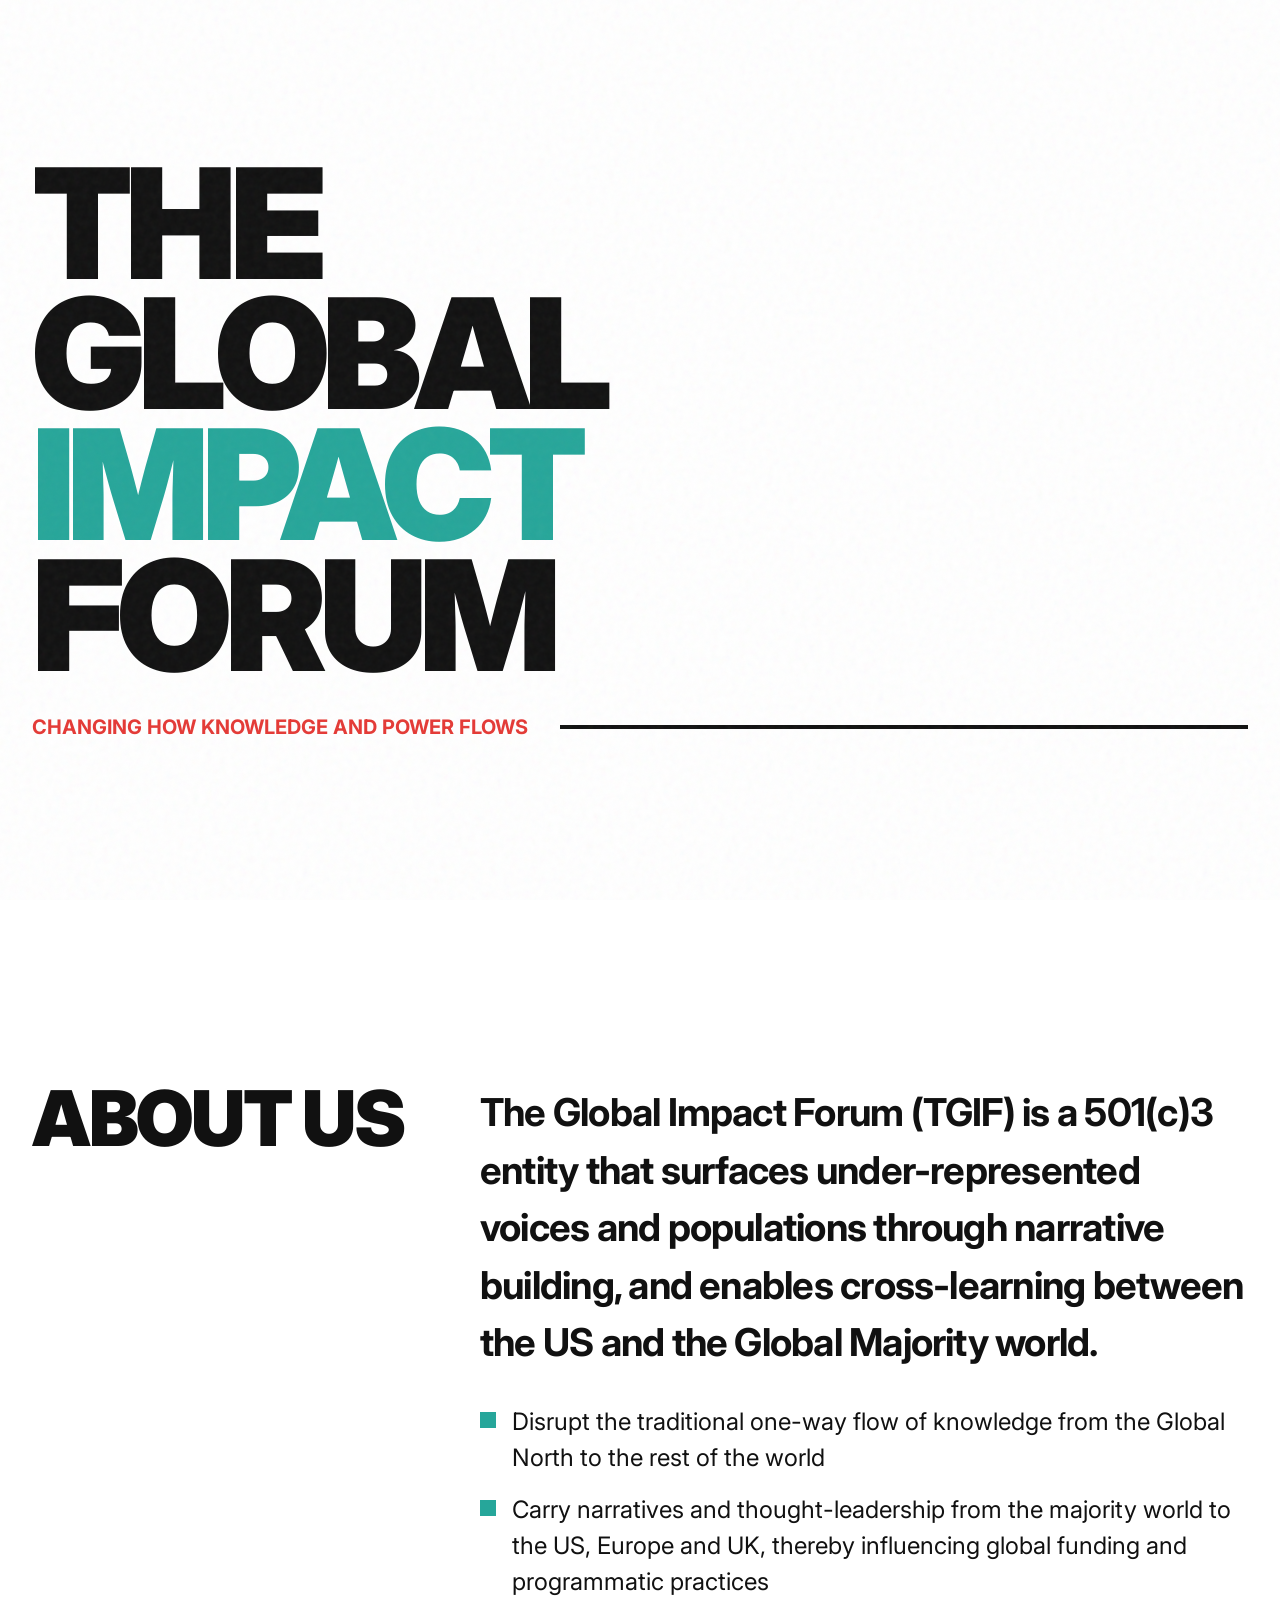
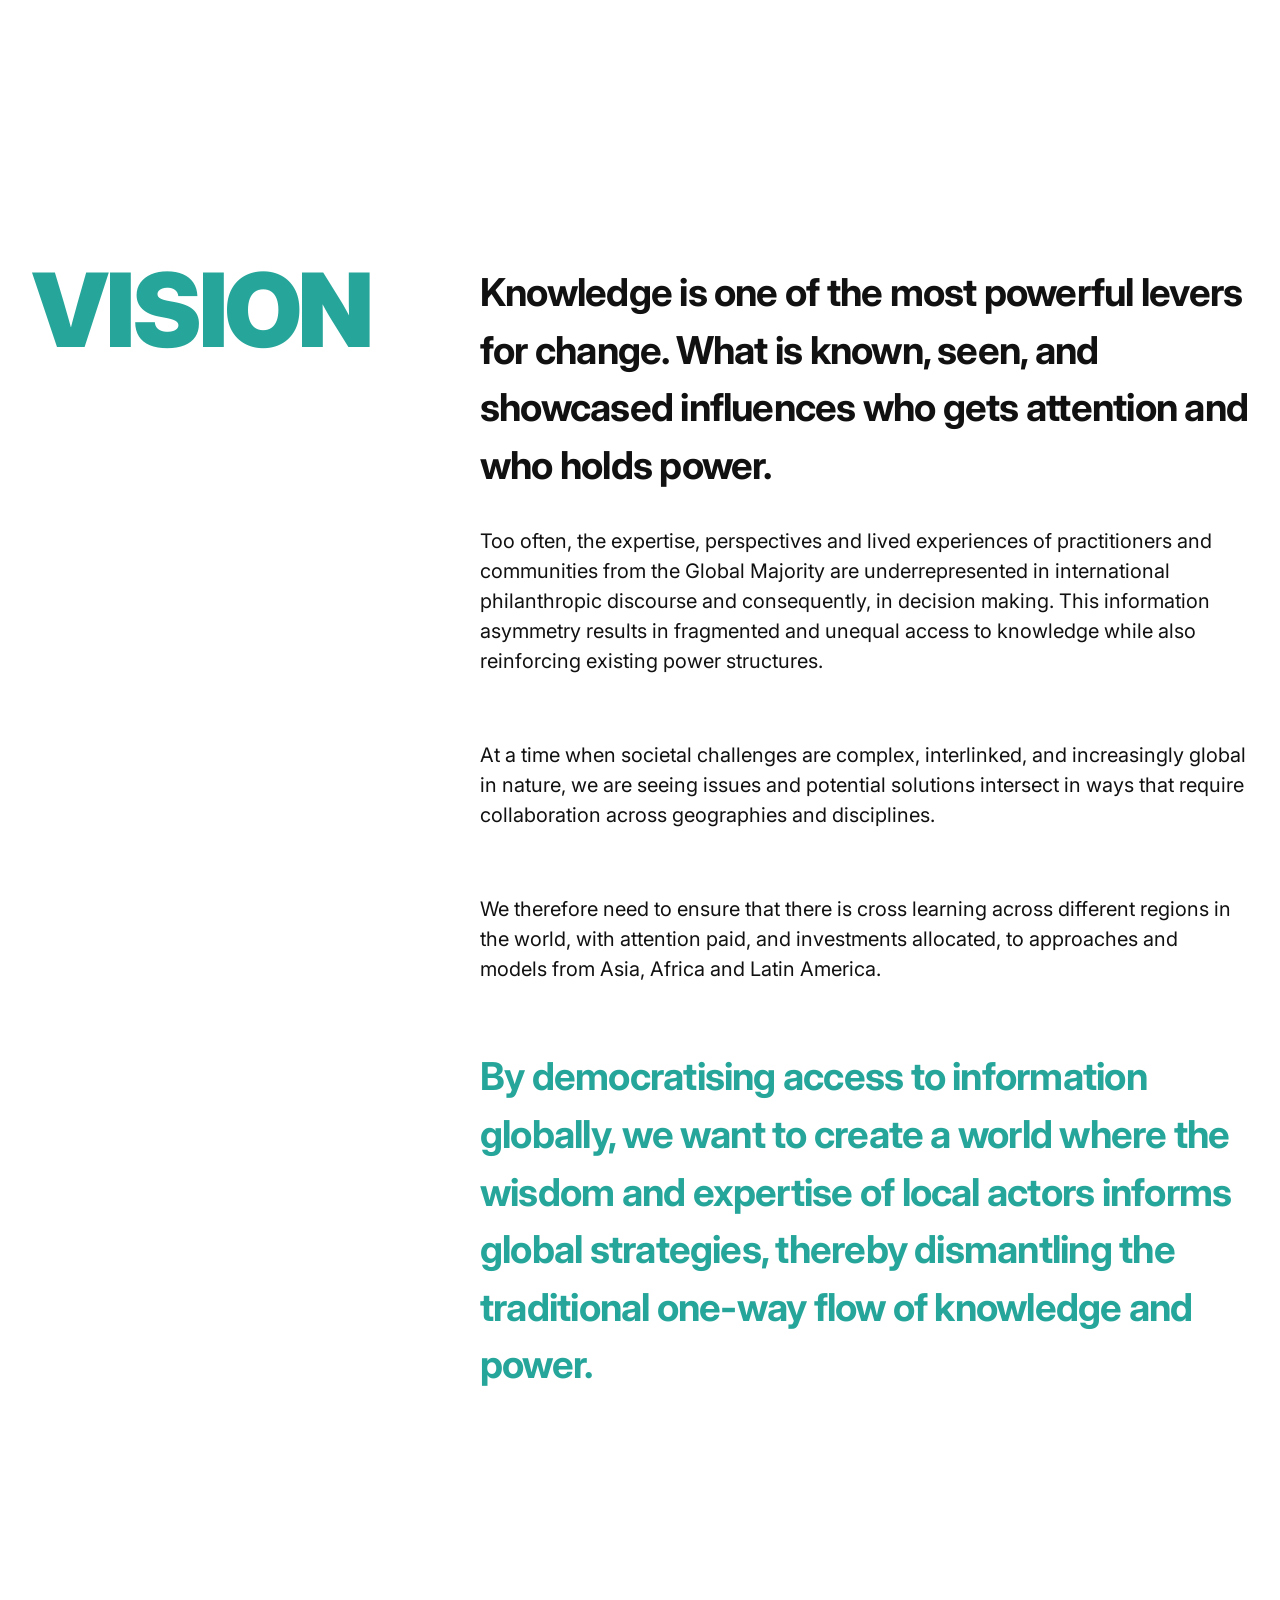
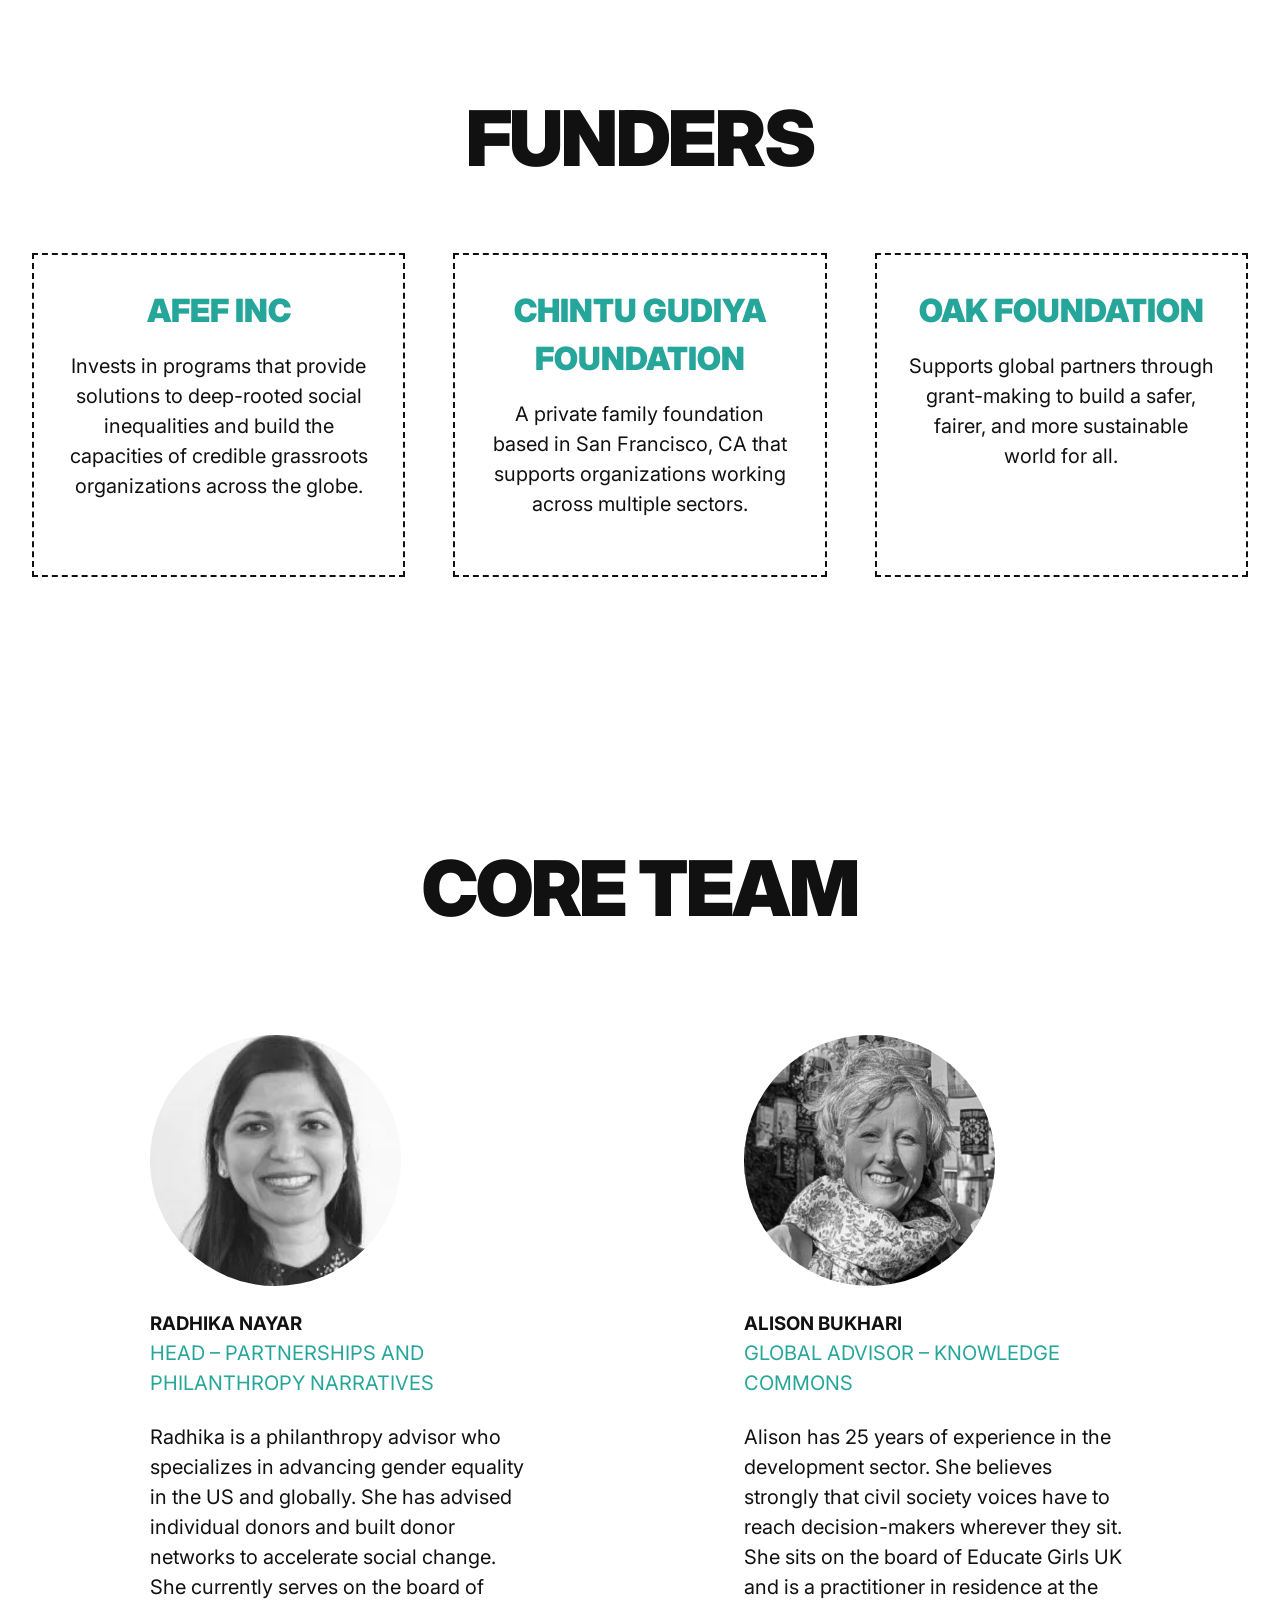
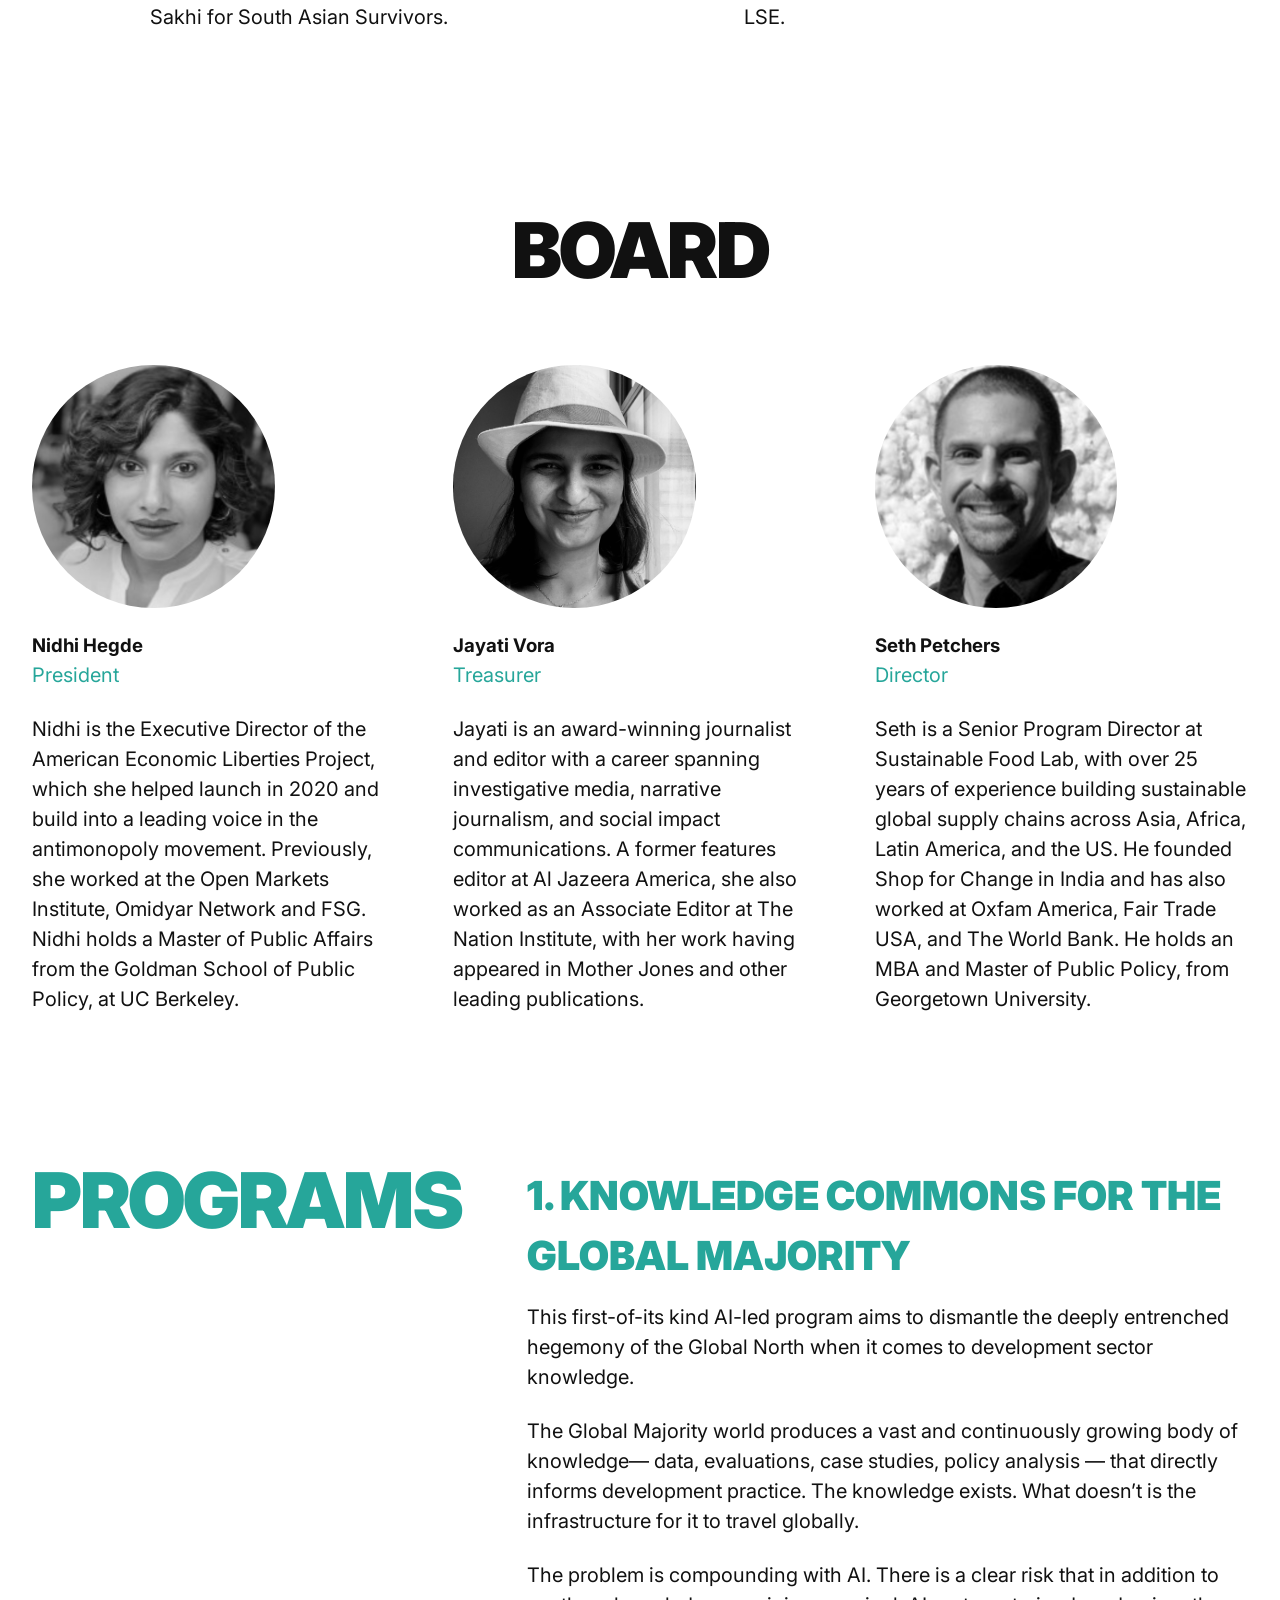
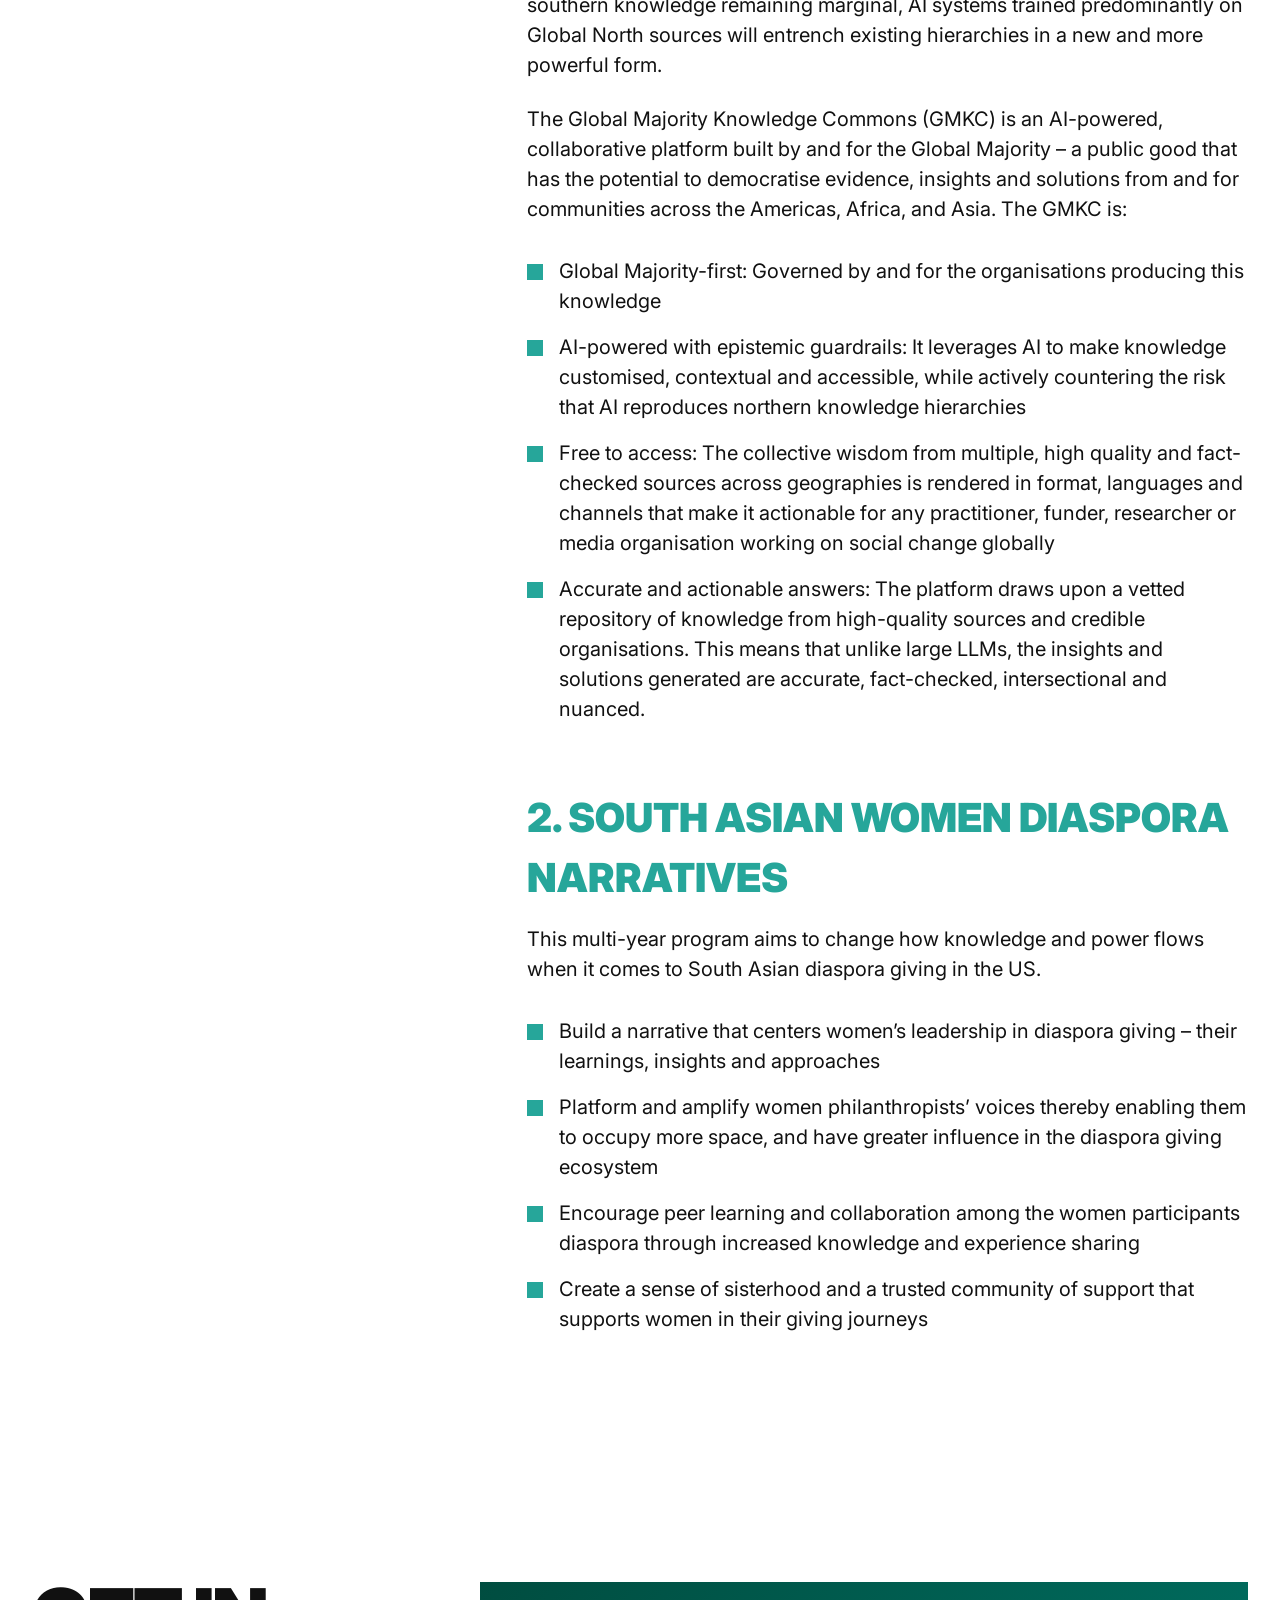
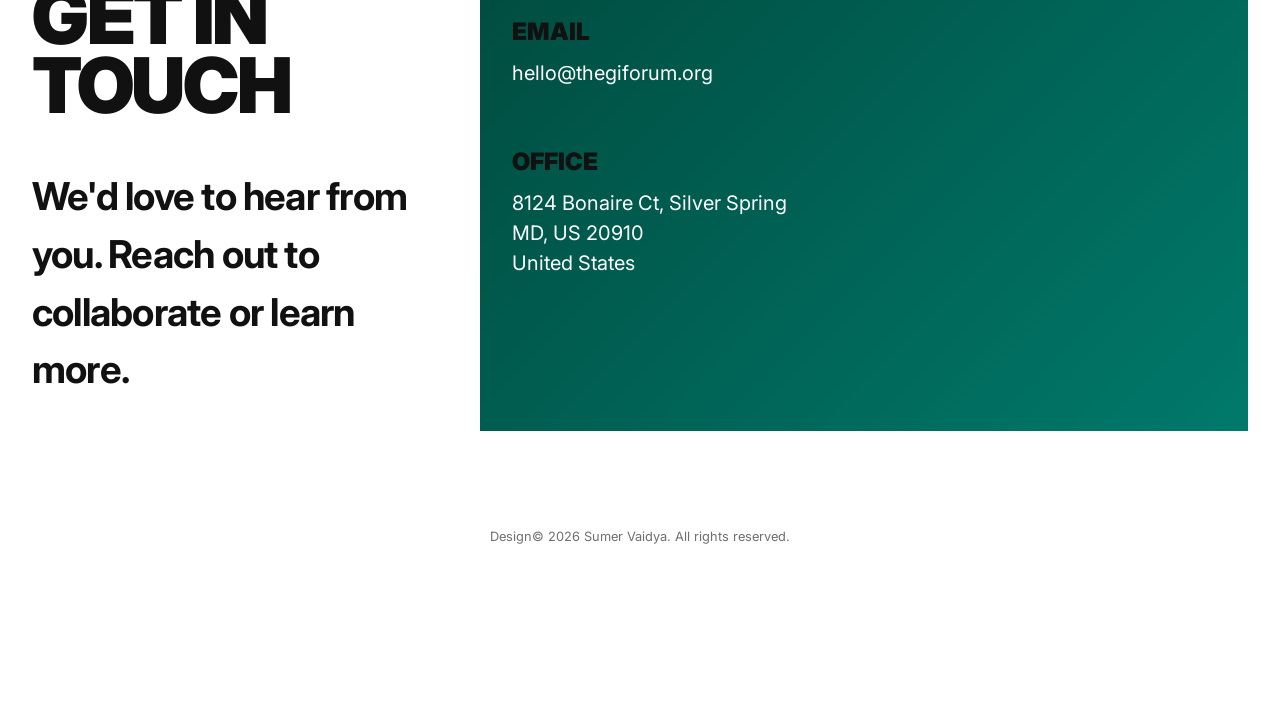
<file: index.html>
<!DOCTYPE html>
<html lang="en">
<head>
    <meta charset="UTF-8">
    <meta name="viewport" content="width=device-width, initial-scale=1.0">
    <link rel="icon" type="image/png" href="images/TGIFlogo.png" />
    <link rel="apple-touch-icon" href="images/TGIFlogo.png" />

    <meta name="theme-color" content="#26a69a" />

    <title>THE GLOBAL IMPACT FORUM</title>
    <meta name="title" content="THE GLOBAL IMPACT FORUM" />
    <meta name="description" content="The Global Impact Forum (TGIF) surfaces under-represented voices through narrative building, enabling cross-learning between the US and the Global Majority world." />
    <meta name="keywords" content="global impact, philanthropy, global majority, cross-learning, narrative building, civil society, social change, NGO" />
    <meta name="author" content="The Global Impact Forum" />
    <meta name="robots" content="index, follow" />
    <link rel="canonical" href="https://thegiforum.org/" />

    <meta property="og:type" content="website" />
    <meta property="og:url" content="https://thegiforum.org/" />
    <meta property="og:title" content="THE GLOBAL IMPACT FORUM" />
    <meta property="og:description" content="The Global Impact Forum (TGIF) surfaces under-represented voices through narrative building, enabling cross-learning between the US and the Global Majority world." />
    <meta property="og:image" content="https://thegiforum.org/images/TGIFlogo.png" />
    <meta property="og:site_name" content="The Global Impact Forum" />
    <meta property="og:locale" content="en_US" />

    <meta name="twitter:card" content="summary_large_image" />
    <meta name="twitter:url" content="https://thegiforum.org/" />
    <meta name="twitter:title" content="THE GLOBAL IMPACT FORUM" />
    <meta name="twitter:description" content="The Global Impact Forum (TGIF) surfaces under-represented voices through narrative building, enabling cross-learning between the US and the Global Majority world." />
    <meta name="twitter:image" content="https://thegiforum.org/images/TGIFlogo.png" />

    <script type="application/ld+json">
    {
      "@context": "https://schema.org",
      "@type": "NGO",
      "name": "The Global Impact Forum",
      "url": "https://thegiforum.org/",
      "description": "The Global Impact Forum (TGIF) surfaces under-represented voices through narrative building, enabling cross-learning between the US and the Global Majority world.",
      "email": "hello@thegiforum.org",
      "address": {
        "@type": "PostalAddress",
        "streetAddress": "8124 Bonaire Ct",
        "addressLocality": "Silver Spring",
        "addressRegion": "MD",
        "postalCode": "20910",
        "addressCountry": "US"
      }
    }
    </script>

    <link rel="preconnect" href="https://fonts.googleapis.com">
    <link rel="preconnect" href="https://fonts.gstatic.com" crossorigin>
    <link href="https://fonts.googleapis.com/css2?family=Inter:wght@400;700;900&display=swap" rel="stylesheet">
    <link rel="stylesheet" href="style.css">
</head>
<body>
    <div class="noise"></div>
    
    <header class="hero section">
        <div class="hero-content fade-in">
            <h1 class="huge-title">THE<br>GLOBAL<br><span class="text-accent">IMPACT</span><br>FORUM</h1>
            <div class="hero-sub fade-in delay-2">
                <p class="text-red">CHANGING HOW KNOWLEDGE AND POWER FLOWS</p>
                <div class="divider"></div>
            </div>
        </div>
    </header>

    <section class="about section">
        <div class="grid-2">
            <h2 class="section-title fade-in-left">ABOUT US</h2>
            <div class="content-block fade-in-right delay-1">
                <p class="lead">The Global Impact Forum (TGIF) is a 501(c)3 entity that surfaces under-represented voices and populations through narrative building, and enables cross-learning between the US and the Global Majority world.</p>
                <ul class="punk-list">
                    <li>Disrupt the traditional one-way flow of knowledge from the Global North to the rest of the world</li>
                    <li>Carry narratives and thought-leadership from the majority world to the US, Europe and UK, thereby influencing global funding and programmatic practices</li>
                </ul>
            </div>
        </div>
    </section>

    <section class="vision section">
        <div class="grid-2">
            <h2 class="section-title text-accent fade-in-left">VISION</h2>
            <div class="content-block fade-in-right delay-1">
                <p class="lead">Knowledge is one of the most powerful levers for change. What is known, seen, and showcased influences who gets attention and who holds power.</p>
                <p>Too often, the expertise, perspectives and lived experiences of practitioners and communities from the Global Majority are underrepresented in international philanthropic discourse and consequently, in decision making. This information asymmetry results in fragmented and unequal access to knowledge while also reinforcing existing power structures.</p>
                
                 <p class="mt-4 fade-in-up delay-3">At a time when societal challenges are complex, interlinked, and increasingly global in nature, we are seeing issues and potential solutions intersect in ways that require collaboration across geographies and disciplines.</p>

                 <p class="mt-4 fade-in-up delay-3">We therefore need to ensure that there is cross learning across different regions in the world, with attention paid, and investments allocated, to approaches and models from Asia, Africa and Latin America.</p>

                <p class="lead mt-4 fade-in-up delay-2 text-accent">By democratising access to information globally, we want to create a world where the wisdom and expertise of local actors informs global strategies, thereby dismantling the traditional one-way flow of knowledge and power.</p>

                
            </div>
        </div>
    </section>

    <section class="funders section">
        <div>
            <h2 class="section-title text-center fade-in-up">FUNDERS</h2>
            <div class="funders-grid mt-4">
                <div class="funder fade-in-up delay-1">
                    <h3 class="funder-name">AFEF Inc</h3>
                    <p>Invests in programs that provide solutions to deep-rooted social inequalities and build the capacities of credible grassroots organizations across the globe.</p>
                </div>
                <div class="funder fade-in-up delay-2">
                    <h3 class="funder-name">Chintu Gudiya Foundation</h3>
                    <p>A private family foundation based in San Francisco, CA that supports organizations working across multiple sectors.</p>
                </div>
                <div class="funder fade-in-up delay-3">
                    <h3 class="funder-name">Oak Foundation</h3>
                    <p>Supports global partners through grant-making to build a safer, fairer, and more sustainable world for all.</p>
                </div>
            </div>
        </div>
    </section>

    <section class="team section">
        <div>
            <h2 class="section-title text-center fade-in-up">CORE TEAM</h2>
            <div class="team-grid mt-4">
                <div class="team-member card fade-in-up delay-1">
                    <div class="image-wrapper">
                        <img src="images/radhika.png" alt="Radhika Nayar">
                    </div>
                    <h3>RADHIKA NAYAR</h3>
                    <p class="role text-accent">HEAD – PARTNERSHIPS AND PHILANTHROPY NARRATIVES</p>
                    <p class="bio">Radhika is a philanthropy advisor who specializes in advancing gender equality in the US and globally. She has advised individual donors and built donor networks to accelerate social change. She currently serves on the board of Sakhi for South Asian Survivors.</p>
                </div>
                <div class="team-member card fade-in-up delay-2">
                    <div class="image-wrapper">
                        <img src="images/alison.png" alt="Alison Bukhari">
                    </div>
                    <h3>ALISON BUKHARI</h3>
                    <p class="role text-accent">GLOBAL ADVISOR – KNOWLEDGE COMMONS</p>
                    <p class="bio">Alison has 25 years of experience in the development sector. She believes strongly that civil society voices have to reach decision-makers wherever they sit. She sits on the board of Educate Girls UK and is a practitioner in residence at the LSE.</p>
                </div>
            </div>
        </div>
    </section>

    <section class="board section">
        <div>
            <h2 class="section-title text-center fade-in-up">BOARD</h2>
            <div class="board-grid mt-4">
                <div class="board-member">
                    <div class="image-wrapper zoom-in delay-1">
                        <img src="images/nidhi.png" alt="Nidhi Hegde">
                    </div>
                    <h3 class="fade-in-up delay-2">Nidhi Hegde</h3>
                    <p class="role text-accent fade-in-up delay-3">President</p>
                    <p class="bio fade-in-up delay-4">Nidhi is the Executive Director of the American Economic Liberties Project, which she helped launch in 2020 and build into a leading voice in the antimonopoly movement. Previously, she worked at the Open Markets Institute, Omidyar Network and FSG. Nidhi holds a Master of Public Affairs from the Goldman School of Public Policy, at UC Berkeley.</p>
                </div>
                <div class="board-member">
                    <div class="image-wrapper zoom-in delay-1">
                        <img src="images/jayati.png" alt="Jayati Vora">
                    </div>
                    <h3 class="fade-in-up delay-2">Jayati Vora</h3>
                    <p class="role text-accent fade-in-up delay-3">Treasurer</p>
                    <p class="bio fade-in-up delay-4">Jayati is an award-winning journalist and editor with a career spanning investigative media, narrative journalism, and social impact communications. A former features editor at Al Jazeera America, she also worked as an Associate Editor at The Nation Institute, with her work having appeared in Mother Jones and other leading publications.</p>
                </div>
                <div class="board-member">
                    <div class="image-wrapper zoom-in delay-1">
                        <img src="images/seth.png" alt="Seth Petchers">
                    </div>
                    <h3 class="fade-in-up delay-2">Seth Petchers</h3>
                    <p class="role text-accent fade-in-up delay-3">Director</p>
                    <p class="bio fade-in-up delay-4">Seth is a Senior Program Director at Sustainable Food Lab, with over 25 years of experience building sustainable global supply chains across Asia, Africa, Latin America, and the US. He founded Shop for Change in India and has also worked at Oxfam America, Fair Trade USA, and The World Bank. He holds an MBA and Master of Public Policy, from Georgetown University.</p>
                </div>
            </div>
        </div>
    </section>

    <section class="programs section">
        <div class="grid-2">
            <h2 class="section-title text-accent fade-in-left">PROGRAMS</h2>
            <div class="content-block fade-in-right delay-1">
                <div class="program">
                    <h3 class="program-title">1. Knowledge Commons for the Global Majority</h3>
                    <p>This first-of-its kind AI-led program aims to dismantle the deeply entrenched hegemony of the Global North when it comes to development sector knowledge.</p>
                    <p>The Global Majority world produces a vast and continuously growing body of knowledge— data, evaluations, case studies, policy analysis — that directly informs development practice. The knowledge exists. What doesn’t is the infrastructure for it to travel globally.</p>
                    <p>The problem is compounding with AI. There is a clear risk that in addition to southern knowledge remaining marginal, AI systems trained predominantly on Global North sources will entrench existing hierarchies in a new and more powerful form.</p>
                <p>The Global Majority Knowledge Commons (GMKC) is an AI-powered, collaborative platform built by and for the Global Majority – a public good that has the potential to democratise evidence, insights and solutions from and for communities across the Americas, Africa, and Asia. The GMKC is:</p>
                <ul class="punk-list">
                        <li>	Global Majority-first: Governed by and for the organisations producing this knowledge</li>
                        <li>	AI-powered with epistemic guardrails: It leverages AI to make knowledge customised, contextual and accessible, while actively countering the risk that AI reproduces northern knowledge hierarchies </li>
                        <li>	Free to access:  The collective wisdom from multiple, high quality and fact-checked sources across geographies is rendered in format, languages and channels that make it actionable for any practitioner, funder, researcher or media organisation working on social change globally</li>
                        <li>	Accurate and actionable answers: The platform draws upon a vetted repository of knowledge from high-quality sources and credible organisations. This means that unlike large LLMs, the insights and solutions generated are accurate, fact-checked, intersectional and nuanced.</li>
                    </ul>
                </div>
                <div class="program mt-4">
                    <h3 class="program-title">2. South Asian Women Diaspora Narratives</h3>
                    <p>This multi-year program aims to change how knowledge and power flows when it comes to South Asian diaspora giving in the US.</p>
                    <ul class="punk-list">
                        <li>	Build a narrative that centers women’s leadership in diaspora giving – their learnings, insights and approaches</li>
                        <li>	Platform and amplify women philanthropists’ voices thereby enabling them to occupy more space, and have greater influence in the diaspora giving ecosystem </li>
                        <li>	Encourage peer learning and collaboration among the women participants diaspora through increased knowledge and experience sharing</li>
                        <li>	Create a sense of sisterhood and a trusted community of support that supports women in their giving journeys</li>
                    </ul>
                </div>
            </div>
        </div>
    </section>

    <footer class="contact section" id="contact">
        <div class="grid-2">
            <div class="fade-in-left">
                <h2 class="section-title">GET IN TOUCH</h2>
                <p class="lead">We'd love to hear from you. Reach out to collaborate or learn more.</p>
            </div>
            <div class="contact-info card-dark fade-in-right delay-1">
                <div class="contact-item">
                    <h4>EMAIL</h4>
                    <p>hello@thegiforum.org</p>
                </div>
                <div class="contact-item">
                    <h4>OFFICE</h4>
                    <p>8124 Bonaire Ct, Silver Spring<br>MD, US 20910<br>United States</p>
                </div>
            </div>
        </div>
        <div class="credits text-center mt-4">
            <p>Design© 2026 Sumer Vaidya. All rights reserved.</p>
        </div>
    </footer>

    <script src="script.js"></script>
</body>
</html>
</file>
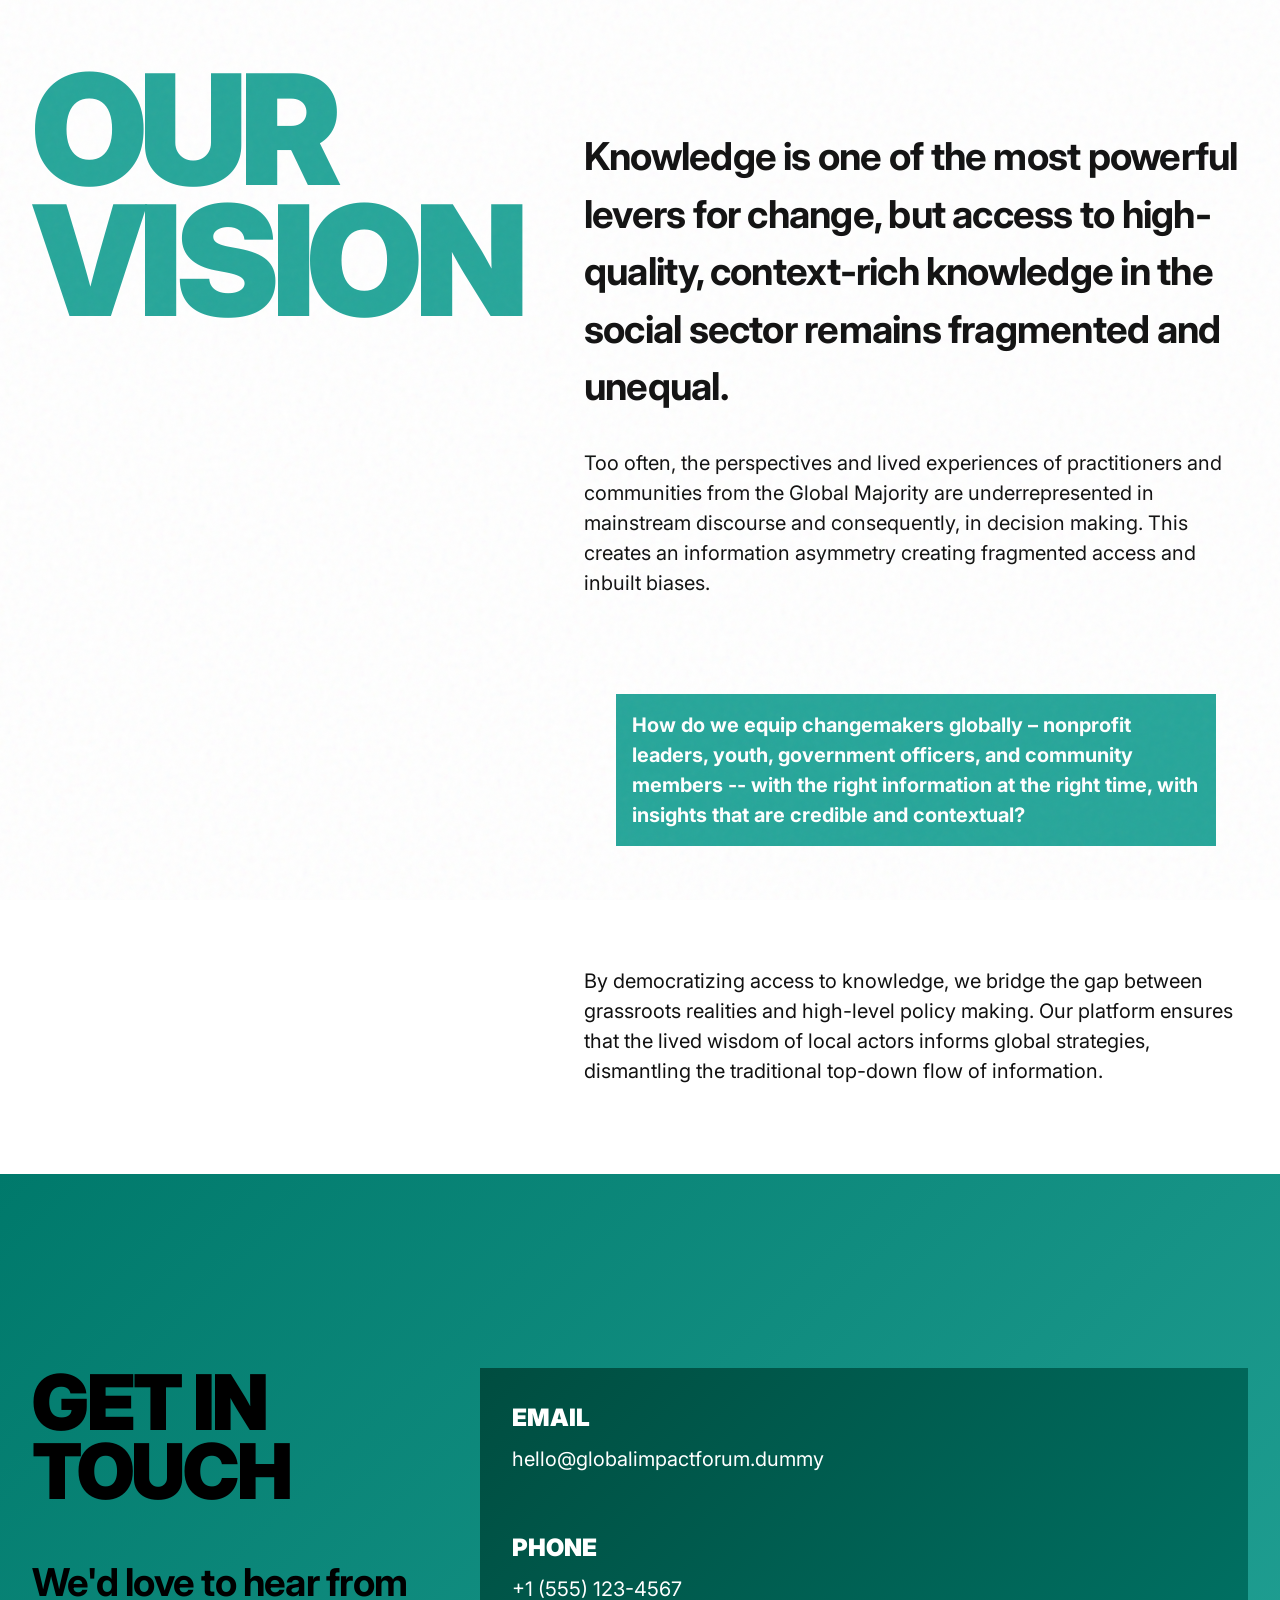
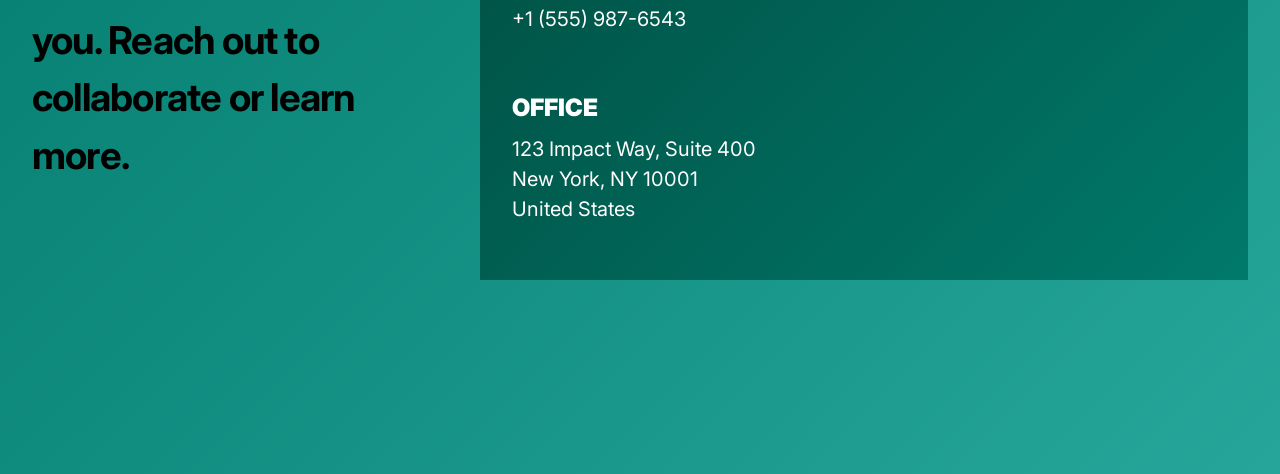
<file: vision.html>
<!DOCTYPE html>
<html lang="en">
<head>
    <meta charset="UTF-8">
    <meta name="viewport" content="width=device-width, initial-scale=1.0">
    <title>OUR VISION - TGIF</title>
    <link rel="preconnect" href="https://fonts.googleapis.com">
    <link rel="preconnect" href="https://fonts.gstatic.com" crossorigin>
    <link href="https://fonts.googleapis.com/css2?family=Inter:wght@400;700;900&display=swap" rel="stylesheet">
    <link rel="stylesheet" href="style.css">
</head>
<body>
    <div class="noise"></div>
    
    <section class="vision-page section">
        <div class="grid-2 fade-in-up">
            <h1 class="huge-title text-accent">OUR<br>VISION</h1>
            <div class="content-block mt-4">
                <p class="lead">Knowledge is one of the most powerful levers for change, but access to high-quality, context-rich knowledge in the social sector remains fragmented and unequal.</p>
                
                <p>Too often, the perspectives and lived experiences of practitioners and communities from the Global Majority are underrepresented in mainstream discourse and consequently, in decision making. This creates an information asymmetry creating fragmented access and inbuilt biases.</p>
                
                <div class="card mt-4">
                    <p class="highlight">How do we equip changemakers globally – nonprofit leaders, youth, government officers, and community members -- with the right information at the right time, with insights that are credible and contextual?</p>
                </div>

                <p class="mt-4">By democratizing access to knowledge, we bridge the gap between grassroots realities and high-level policy making. Our platform ensures that the lived wisdom of local actors informs global strategies, dismantling the traditional top-down flow of information.</p>
            </div>
        </div>
    </section>

    <footer class="contact section bg-accent text-white" id="contact">
        <div class="grid-2 fade-in-up">
            <div>
                <h2 class="section-title">GET IN TOUCH</h2>
                <p class="lead">We'd love to hear from you. Reach out to collaborate or learn more.</p>
            </div>
            <div class="contact-info card-dark">
                <div class="contact-item">
                    <h4>EMAIL</h4>
                    <p>hello@globalimpactforum.dummy</p>
                </div>
                <div class="contact-item">
                    <h4>PHONE</h4>
                    <p>+1 (555) 123-4567<br>+1 (555) 987-6543</p>
                </div>
                <div class="contact-item">
                    <h4>OFFICE</h4>
                    <p>123 Impact Way, Suite 400<br>New York, NY 10001<br>United States</p>
                </div>
            </div>
        </div>
    </footer>

    <script src="script.js"></script>
</body>
</html>
</file>
<file: style.css>
:root {
    --color-bg: #ffffff;
    --color-text: #111111;
    --color-accent: #26a69a; /* Lighter Teal */
    --color-dark: #7160b8;
    --font-main: 'Inter', sans-serif;
    --spacing: 4rem;
}

* {
    margin: 0;
    padding: 0;
    box-sizing: border-box;
}

body {
    background-color: var(--color-bg);
    color: var(--color-text);
    font-family: var(--font-main);
    line-height: 1.5;
    overflow-x: hidden;
}

/* Swiss Punk Grid Overlay / Noise */
.noise {
    position: fixed;
    top: 0;
    left: 0;
    width: 100vw;
    height: 100vh;
    pointer-events: none;
    z-index: 9999;
    opacity: 0.05;
    background-image: url("data:image/svg+xml,%3Csvg viewBox='0 0 200 200' xmlns='http://www.w3.org/2000/svg'%3E%3Cfilter id='noiseFilter'%3E%3CfeTurbulence type='fractalNoise' baseFrequency='0.65' numOctaves='3' stitchTiles='stitch'/%3E%3C/filter%3E%3Crect width='100%25' height='100%25' filter='url(%23noiseFilter)'/%3E%3C/svg%3E");
}

/* Utilities */
.text-accent { color: var(--color-accent); }
.text-red { color: #e53935; }
.text-white { color: #000000; }
.bg-dark { background: linear-gradient(135deg, #e9e6e6 0%, #dbd5d5 100%); }
.bg-grey { background-color: #d4d4d4; }
.bg-white { background-color: #ffffff; color: var(--color-text); }
.bg-accent { background: linear-gradient(135deg, #00796b 0%, #26a69a 100%); }
.text-center { text-align: center; }
.mt-4 { margin-top: 4rem; }

/* Sections */
.section {
    padding: var(--spacing) 2rem;
    min-height: 100vh;
    display: flex;
    flex-direction: column;
    justify-content: center;
}

.grid-2 {
    display: grid;
    grid-template-columns: 1fr 2fr;
    gap: 4rem;
    max-width: 1400px;
    margin: 0 auto;
    width: 100%;
}

@media (max-width: 900px) {
    .grid-2 {
        grid-template-columns: 1fr;
    }
}

/* Typography */
.huge-title {
    font-size: clamp(4rem, 12vw, 15rem);
    font-weight: 900;
    line-height: 0.85;
    letter-spacing: -0.05em;
    text-transform: uppercase;
}

.section-title {
    font-size: clamp(3rem, 6vw, 8rem);
    font-weight: 900;
    line-height: 0.9;
    letter-spacing: -0.03em;
    text-transform: uppercase;
    padding-bottom: 1rem;
    margin-bottom: 2rem;
}

.vision .section-title {
    font-size: clamp(4rem, 8vw, 10rem);
}

.lead {
    font-size: clamp(1.5rem, 3vw, 2.5rem);
    font-weight: 700;
    letter-spacing: -0.02em;
    margin-bottom: 2rem;
}

p {
    font-size: 1.25rem;
    margin-bottom: 1.5rem;
}

.highlight {
    background: var(--color-accent);
    color: white;
    padding: 1rem;
    font-weight: bold;
    display: inline-block;
}

/* Lists */
.punk-list {
    list-style: none;
    margin-top: 2rem;
}

.punk-list li {
    font-size: 1.5rem;
    padding-left: 2rem;
    position: relative;
    margin-bottom: 1rem;
    font-weight: 400;
}

.punk-list li::before {
    content: '';
    position: absolute;
    left: 0;
    top: 0.5rem;
    width: 1rem;
    height: 1rem;
    background: var(--color-accent);
}

.program .punk-list li {
    font-size: 1.25rem;
}

/* Specific Sections */
.hero {
    position: relative;
}

.hero-sub {
    margin-top: 2rem;
    display: flex;
    align-items: center;
    gap: 2rem;
}

.hero-sub p {
    font-weight: 700;
    text-transform: uppercase;
    margin: 0;
}

.divider {
    flex-grow: 1;
    height: 4px;
    background-color: var(--color-text);
}

.board-grid, .funders-grid, .programs-grid {
    display: grid;
    grid-template-columns: repeat(auto-fit, minmax(300px, 1fr));
    gap: 3rem;
    max-width: 1400px;
    margin-left: auto;
    margin-right: auto;
}

.team-grid {
    display: grid;
    grid-template-columns: repeat(auto-fit, minmax(300px, 450px));
    justify-content: center;
    gap: 9rem;
    max-width: 1400px;
    margin-left: auto;
    margin-right: auto;
}

.card {
    padding: 2rem;
    background: rgb(255, 255, 255);
    transition: transform 0.3s ease, box-shadow 0.3s ease;
}

.card:hover {
    transform: translate(-10px, -10px);
    box-shadow: 10px 10px 0 var(--color-accent);
}

.card-dark {
    padding: 2rem;
    background: linear-gradient(135deg, #004d40 0%, #00796b 100%);
    color: white;
}

.board-member {
    text-align: left;
}

.image-wrapper {
    width: 65%;
    aspect-ratio: 1;
    overflow: hidden;
    margin-bottom: 1.5rem;
    background-color: #ccc;
    border-radius: 50%;
}
.image-wrapper img {
    width: 100%;
    height: 100%;
    object-fit: cover;
}

.punk-btn {
    display: inline-block;
    padding: 0.75rem 2rem;
    background: var(--color-text);
    color: white;
    text-decoration: none;
    font-weight: 900;
    text-transform: uppercase;
    margin-top: 1rem;
    transition: all 0.2s;
}

.punk-btn:hover {
    background: var(--color-accent);
}

.funder {
    text-align: center;
    padding: 2rem;
    border: 2px dashed var(--color-text);
}

.tag {
    display: inline-block;
    background: var(--color-accent);
    color: white;
    padding: 0.25rem 0.5rem;
    font-size: 0.8rem;
    font-weight: bold;
    margin-bottom: 1rem;
}

/* Placeholders */
.placeholder {
    display: flex;
    align-items: center;
    justify-content: center;
    background: #d4d4d4;
    color: var(--color-text);
    font-weight: bold;
    font-size: 0.9rem;
    text-transform: uppercase;
    border: 4px dashed var(--color-text);
}
.funder-logo.placeholder {
    max-width: 200px;
    height: auto;
    margin-bottom: 1.5rem;
    filter: grayscale(100%);
}

.funder-name, .program-title {
    font-size: 2rem;
    font-weight: 900;
    margin-bottom: 1rem;
    color: var(--color-accent);
    text-transform: uppercase;
}

.program-title {
    font-size: 2.5rem;
}

.tag {
    display: inline-block;
    background: var(--color-accent);
    color: white;
    padding: 0.25rem 0.5rem;
    font-size: 0.8rem;
    font-weight: bold;
    margin-bottom: 1rem;
}

/* Animations */
.fade-in {
    opacity: 0;
    animation: fadeIn 1s ease forwards;
}

.fade-in-up {
    opacity: 0;
    transform: translateY(50px);
    transition: opacity 0.8s ease-out, transform 0.8s ease-out;
}

.fade-in-up.visible {
    opacity: 1;
    transform: translateY(0);
}

@keyframes fadeIn {
    to { opacity: 1; }
}

/* Contact Footer */
.contact-info {
    display: flex;
    flex-direction: column;
    gap: 2rem;
}

.contact-item h4 {
    font-size: 1.5rem;
    font-weight: 900;
    margin-bottom: 0.5rem;
    color: var(--color-text); /* card-dark makes bg dark, but wait, bg-accent is wrapper */
}
.bg-accent .contact-item h4 {
    color: white;
}

.credits {
    margin-top: 6rem;
}
.credits p {
    font-size: 0.8rem;
    opacity: 0.6;
    margin-bottom: 0;
}
</file>
